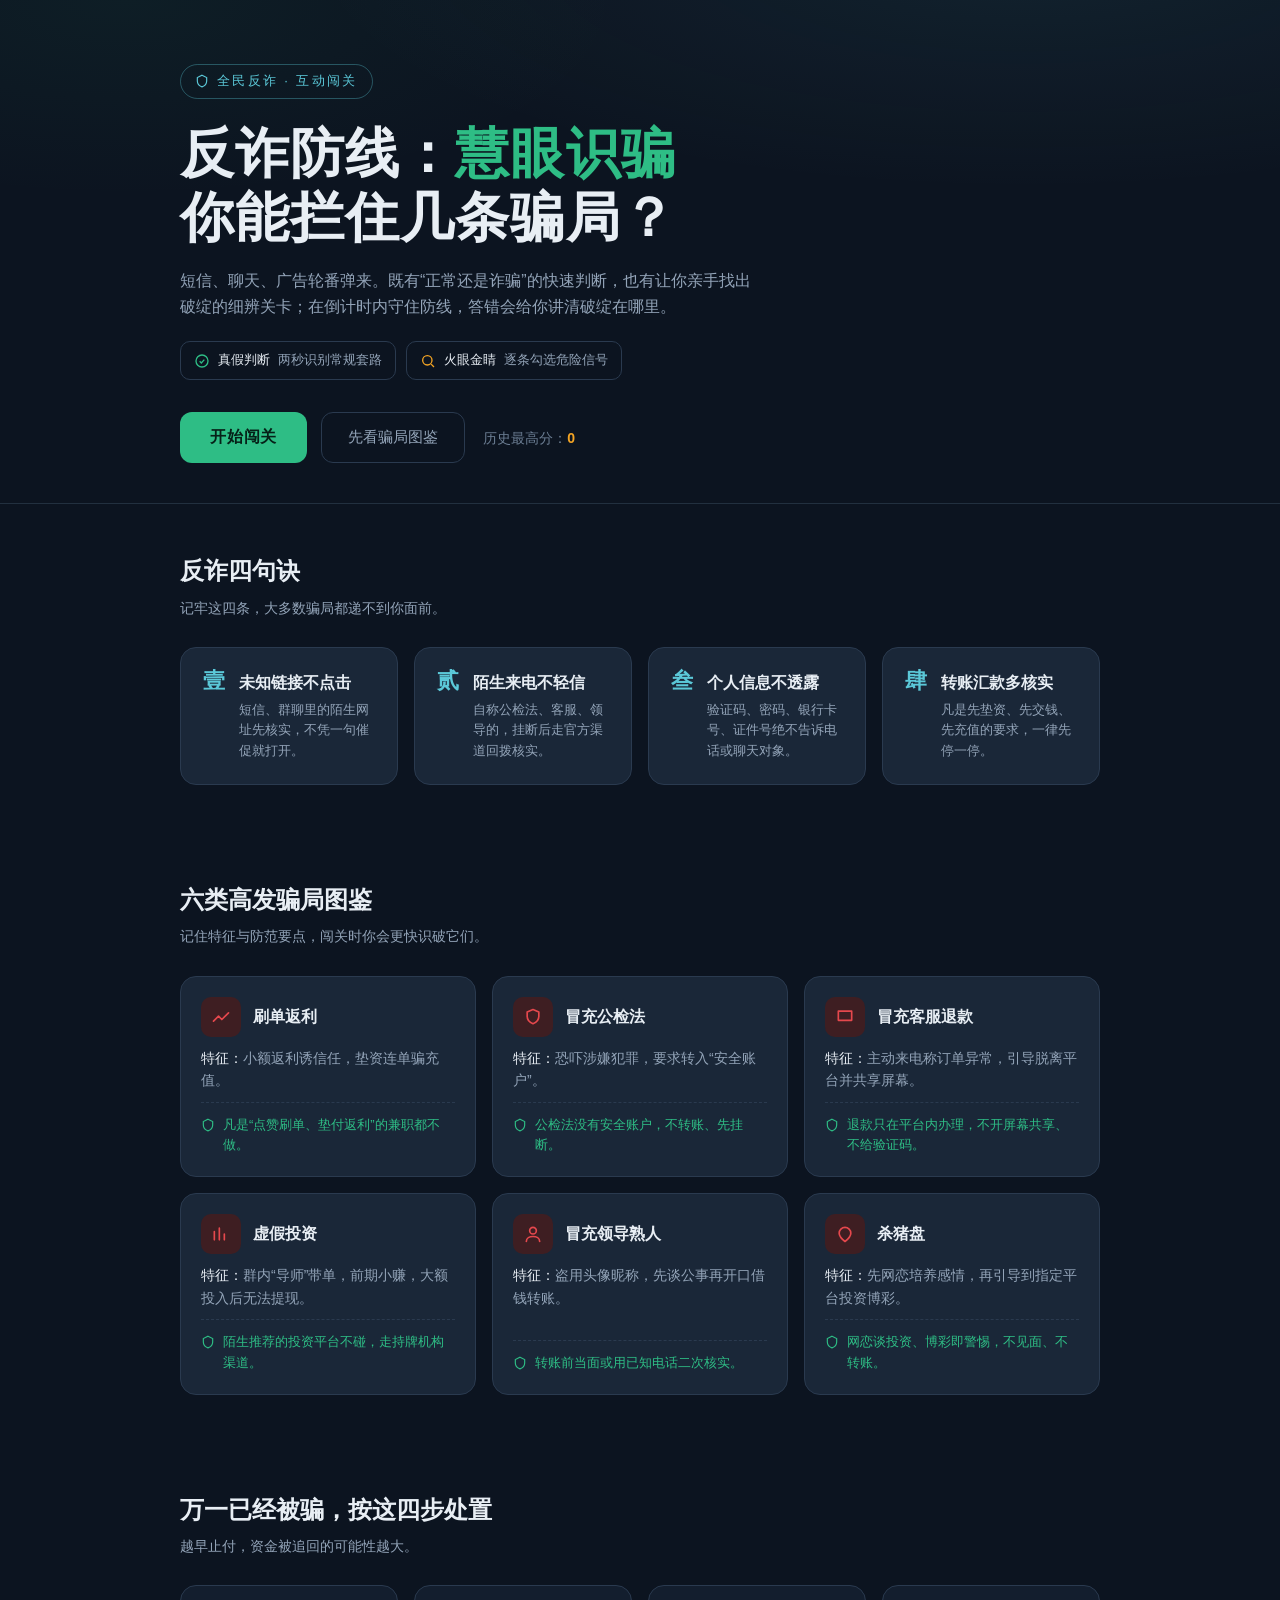
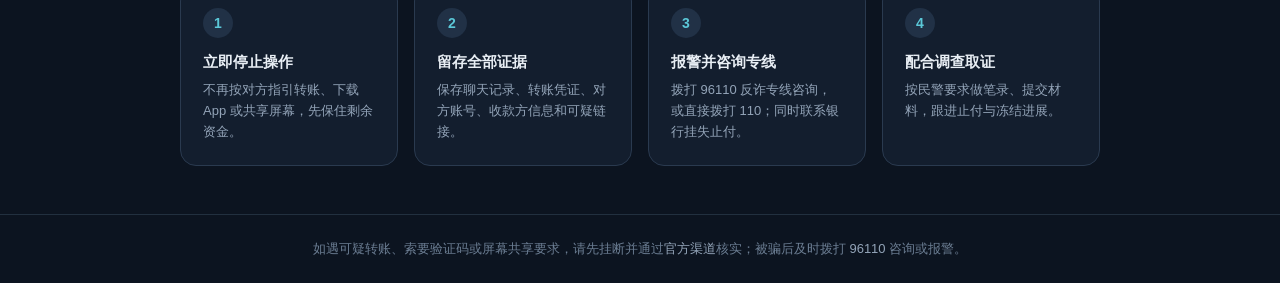
<file: 1/index.html>
<!DOCTYPE html>
<html lang="zh-CN">
<head>
<meta charset="UTF-8">
<meta name="viewport" content="width=device-width, initial-scale=1.0">
<title>反诈防线 · 慧眼识骗闯关</title>
<link rel="stylesheet" href="https://miaoda.feishu.cn/fonts/css2?family=Noto+Serif+SC:wght@600;700;900&family=Noto+Sans+SC:wght@300;400;500;700&display=swap">
<style>
  :root{
    --bg:#0C1420;
    --bg-2:#131E2E;
    --card:#1A2738;
    --card-2:#213146;
    --line:#2A3A4F;
    --line-soft:#22303F;
    --text:#E8EEF4;
    --text-2:#93A4B8;
    --text-3:#6B7D92;
    --green:#2EBD85;
    --green-dim:#173B2E;
    --red:#E5484D;
    --red-dim:#3E1E22;
    --amber:#F5A524;
    --cyan:#5BC8D8;
    --radius:16px;
  }
  *{margin:0;padding:0;box-sizing:border-box;}
  html,body{height:100%;}
  body{
    background:var(--bg);
    color:var(--text);
    font-family:"Noto Sans SC",-apple-system,"PingFang SC","Microsoft YaHei",sans-serif;
    line-height:1.6;
    -webkit-font-smoothing:antialiased;
  }
  .wrap{max-width:960px;margin:0 auto;padding:0 20px;}
  button{font-family:inherit;cursor:pointer;border:none;}

  /* ============ 视图切换 ============ */
  .view{display:none;min-height:100vh;}
  .view.active{display:block;}

  /* ============ 首页 Hero ============ */
  .hero{
    padding:64px 0 40px;
    position:relative;
    border-bottom:1px solid var(--line-soft);
    background:
      radial-gradient(1200px 400px at 80% -10%, rgba(91,200,216,.08), transparent 60%),
      radial-gradient(900px 360px at 10% 0%, rgba(46,189,133,.06), transparent 55%);
  }
  .hero .eyebrow{
    display:inline-flex;align-items:center;gap:8px;
    font-size:13px;letter-spacing:.18em;color:var(--cyan);
    border:1px solid rgba(91,200,216,.35);border-radius:999px;
    padding:6px 14px;margin-bottom:24px;
  }
  .hero h1{
    font-family:"Noto Serif SC",serif;font-weight:900;
    font-size:clamp(34px,6vw,54px);line-height:1.18;letter-spacing:.02em;
  }
  .hero h1 .accent{color:var(--green);}
  .hero p.lead{
    margin-top:18px;max-width:580px;color:var(--text-2);
    font-size:16px;font-weight:300;
  }
  .hero-actions{margin-top:32px;display:flex;flex-wrap:wrap;gap:14px;align-items:center;}
  .btn-primary{
    background:var(--green);color:#062118;font-weight:700;font-size:16px;
    padding:15px 30px;border-radius:12px;letter-spacing:.05em;
    transition:transform .15s ease, box-shadow .15s ease;
  }
  .btn-primary:hover{transform:translateY(-2px);box-shadow:0 10px 24px rgba(46,189,133,.28);}
  .btn-ghost{
    background:transparent;color:var(--text-2);border:1px solid var(--line);
    padding:15px 26px;border-radius:12px;font-size:15px;
  }
  .btn-ghost:hover{color:var(--text);border-color:var(--text-3);}
  .best-line{margin-left:4px;color:var(--text-3);font-size:14px;}
  .best-line strong{color:var(--amber);font-weight:700;}

  .mode-tags{display:flex;flex-wrap:wrap;gap:10px;margin-top:22px;}
  .mode-tag{
    font-size:13px;color:var(--text-2);border:1px solid var(--line);
    border-radius:10px;padding:8px 13px;display:flex;gap:8px;align-items:center;
  }
  .mode-tag svg{flex:none;}
  .mode-tag b{color:var(--text);font-weight:500;}

  /* ============ 口诀区 ============ */
  .section{padding:48px 0;}
  .section h2{font-family:"Noto Serif SC",serif;font-size:24px;font-weight:700;margin-bottom:6px;}
  .section .sub{color:var(--text-2);font-size:14px;margin-bottom:28px;}
  .maxims-grid{display:grid;grid-template-columns:repeat(auto-fill,minmax(210px,1fr));gap:16px;}
  .maxim{
    background:var(--card);border:1px solid var(--line);border-radius:var(--radius);
    padding:22px;display:flex;gap:14px;align-items:flex-start;
  }
  .maxim .num{
    font-family:"Noto Serif SC",serif;font-size:22px;font-weight:900;color:var(--cyan);
    flex:none;line-height:1;
  }
  .maxim h3{font-size:16px;font-weight:700;margin-bottom:4px;}
  .maxim p{font-size:13px;color:var(--text-2);}

  /* ============ 图鉴区 ============ */
  .codex-grid{display:grid;grid-template-columns:repeat(auto-fill,minmax(270px,1fr));gap:16px;}
  .codex-card{
    background:var(--card);border:1px solid var(--line);border-radius:var(--radius);
    padding:20px;display:flex;flex-direction:column;gap:10px;
  }
  .codex-card .head{display:flex;align-items:center;gap:12px;}
  .codex-card .icon{
    width:40px;height:40px;border-radius:10px;flex:none;
    display:flex;align-items:center;justify-content:center;
    background:var(--red-dim);color:var(--red);
  }
  .codex-card h3{font-size:16px;font-weight:700;}
  .codex-card .feat{font-size:14px;color:var(--text-2);}
  .codex-card .feat b{color:var(--text);font-weight:500;}
  .codex-card .guard{
    margin-top:auto;padding-top:12px;border-top:1px dashed var(--line);
    font-size:13px;color:var(--green);display:flex;gap:8px;align-items:flex-start;
  }
  .codex-card .guard svg{flex:none;margin-top:3px;}

  /* ============ 处置流程 ============ */
  .steps{display:grid;grid-template-columns:repeat(auto-fill,minmax(210px,1fr));gap:16px;counter-reset:step;}
  .step{
    background:var(--bg-2);border:1px solid var(--line);border-radius:var(--radius);
    padding:22px;position:relative;
  }
  .step .step-no{
    width:30px;height:30px;border-radius:50%;background:var(--card-2);color:var(--cyan);
    display:flex;align-items:center;justify-content:center;font-weight:700;font-size:14px;margin-bottom:12px;
  }
  .step h3{font-size:15px;font-weight:700;margin-bottom:6px;}
  .step p{font-size:13px;color:var(--text-2);}

  /* ============ 游戏视图 ============ */
  .game-top{
    position:sticky;top:0;z-index:10;
    background:rgba(12,20,32,.92);backdrop-filter:blur(8px);
    border-bottom:1px solid var(--line-soft);
  }
  .game-top .wrap{display:flex;align-items:center;gap:18px;padding:16px 20px;}
  .brand-mini{font-family:"Noto Serif SC",serif;font-weight:700;font-size:16px;}
  .hud{display:flex;gap:18px;margin-left:auto;align-items:center;flex-wrap:wrap;}
  .hud .stat{font-size:13px;color:var(--text-2);}
  .hud .stat strong{color:var(--text);font-size:16px;font-weight:700;}
  .hud .stat .combo-on{color:var(--amber);}
  .hearts{display:flex;gap:5px;}
  .heart{width:18px;height:18px;}
  .heart.lost{opacity:.22;}

  .timer-track{height:5px;border-radius:999px;background:var(--bg-2);overflow:hidden;margin-bottom:22px;}
  .timer-fill{height:100%;border-radius:999px;background:var(--cyan);width:100%;transition:width .1s linear;}
  .timer-fill.low{background:var(--red);}

  .stage{padding:32px 0 60px;}
  .progress-track{height:6px;border-radius:999px;background:var(--bg-2);overflow:hidden;margin-bottom:24px;}
  .progress-fill{height:100%;background:var(--green);border-radius:999px;width:0;transition:width .3s ease;}

  .msg-card{
    background:var(--card);border:1px solid var(--line);border-radius:20px;
    overflow:hidden;max-width:640px;margin:0 auto;animation:fadeUp .25s ease;
  }
  .msg-meta{display:flex;align-items:center;gap:10px;padding:16px 22px;border-bottom:1px solid var(--line-soft);}
  .channel-tag{font-size:12px;color:var(--cyan);border:1px solid rgba(91,200,216,.3);border-radius:8px;padding:3px 10px;}
  .mode-tag-game{font-size:12px;color:var(--amber);border:1px solid rgba(245,165,36,.35);border-radius:8px;padding:3px 10px;}
  .scene-tag{font-size:13px;color:var(--text-2);}
  .msg-body{padding:26px 22px;}
  .msg-body .bubble{
    background:var(--card-2);border-left:3px solid var(--line);
    border-radius:4px 14px 14px 14px;padding:18px 20px;font-size:16px;color:var(--text);
  }
  .msg-body .bubble .quote{color:var(--text-2);font-size:13px;display:block;margin-bottom:8px;}

  .verdict{display:grid;grid-template-columns:1fr 1fr;gap:14px;margin-top:26px;}
  .verdict button{
    min-height:56px;border-radius:14px;font-size:16px;font-weight:700;
    display:flex;align-items:center;justify-content:center;gap:10px;
    transition:transform .12s ease, background .15s ease;
  }
  .btn-fraud{background:var(--red-dim);color:var(--red);border:1px solid rgba(229,72,77,.4);}
  .btn-fraud:hover{background:#4A2227;transform:translateY(-1px);}
  .btn-safe{background:var(--green-dim);color:var(--green);border:1px solid rgba(46,189,133,.4);}
  .btn-safe:hover{background:#1E4A39;transform:translateY(-1px);}
  .verdict button:disabled{opacity:.5;cursor:not-allowed;transform:none;}

  /* 找破绽选项 */
  .spot-hint{font-size:13px;color:var(--text-2);margin:22px 0 12px;}
  .spot-options{display:grid;gap:10px;}
  .spot-chip{
    text-align:left;background:var(--card-2);border:1px solid var(--line);border-radius:12px;
    padding:14px 16px;font-size:15px;color:var(--text);display:flex;gap:12px;align-items:center;
    transition:border-color .12s ease, background .12s ease;min-height:48px;
  }
  .spot-chip .box{
    width:20px;height:20px;border-radius:6px;border:1.5px solid var(--text-3);flex:none;
    display:flex;align-items:center;justify-content:center;
  }
  .spot-chip.selected{border-color:var(--amber);background:#2A2A20;}
  .spot-chip.selected .box{background:var(--amber);border-color:var(--amber);}
  .spot-chip.selected .box svg{display:block;}
  .spot-chip .box svg{display:none;}
  .spot-chip:disabled{cursor:default;}
  .spot-chip.hit-right{border-color:var(--green);background:var(--green-dim);}
  .spot-chip.hit-wrong{border-color:var(--red);background:var(--red-dim);}
  .spot-submit{margin-top:18px;width:100%;min-height:52px;border-radius:12px;background:var(--cyan);color:#06222A;font-weight:700;font-size:15px;}
  .spot-submit:disabled{opacity:.4;cursor:not-allowed;}

  /* 反馈面板 */
  .feedback{max-width:640px;margin:22px auto 0;border-radius:16px;padding:20px 22px;display:none;border:1px solid;}
  .feedback.show{display:block;animation:fadeUp .25s ease;}
  .feedback.good{background:var(--green-dim);border-color:rgba(46,189,133,.35);}
  .feedback.bad{background:var(--red-dim);border-color:rgba(229,72,77,.35);}
  .feedback .fb-title{font-weight:700;font-size:16px;margin-bottom:8px;display:flex;gap:8px;align-items:center;}
  .feedback.good .fb-title{color:var(--green);}
  .feedback.bad .fb-title{color:var(--red);}
  .feedback .fb-reason{font-size:14px;color:var(--text);margin-bottom:6px;}
  .feedback .fb-tip{font-size:13px;color:var(--text-2);}
  .feedback .fb-tip b{color:var(--amber);font-weight:500;}
  .feedback .next-row{margin-top:16px;display:flex;justify-content:flex-end;}
  .btn-next{background:var(--card-2);color:var(--text);border:1px solid var(--line);padding:11px 22px;border-radius:10px;font-size:14px;font-weight:500;}
  .btn-next:hover{border-color:var(--text-3);}

  @keyframes fadeUp{from{opacity:0;transform:translateY(8px);}to{opacity:1;transform:none;}}

  /* ============ 结算视图 ============ */
  .result{padding:64px 0;}
  .result-panel{max-width:560px;margin:0 auto;background:var(--card);border:1px solid var(--line);border-radius:24px;padding:40px 32px;text-align:center;}
  .rank-badge{width:84px;height:84px;margin:0 auto 20px;border-radius:50%;display:flex;align-items:center;justify-content:center;background:var(--bg-2);border:1px solid var(--line);}
  .result h2{font-family:"Noto Serif SC",serif;font-size:28px;font-weight:900;margin-bottom:8px;}
  .result .rank-desc{color:var(--text-2);font-size:15px;margin-bottom:28px;}
  .score-row{display:flex;justify-content:center;gap:40px;margin-bottom:28px;flex-wrap:wrap;}
  .score-row .num{font-size:30px;font-weight:700;}
  .score-row .num.green{color:var(--green);}
  .score-row .num.amber{color:var(--amber);}
  .score-row .lbl{font-size:13px;color:var(--text-2);}
  .result-actions{display:flex;flex-direction:column;gap:12px;}

  .review{max-width:640px;margin:32px auto 0;text-align:left;}
  .review h3{font-size:16px;font-weight:700;margin-bottom:14px;color:var(--text-2);}
  .review-item{background:var(--bg-2);border:1px solid var(--line);border-radius:14px;padding:18px;margin-bottom:12px;}
  .review-item .ri-title{font-size:14px;color:var(--text);margin-bottom:6px;}
  .review-item .ri-reason{font-size:13px;color:var(--text-2);margin-bottom:4px;}
  .review-item .ri-tip{font-size:13px;color:var(--green);}
  .review-empty{font-size:14px;color:var(--text-3);text-align:center;padding:18px 0;}

  /* 页脚 */
  footer{border-top:1px solid var(--line-soft);padding:24px 0;text-align:center;color:var(--text-3);font-size:13px;}
  footer b{color:var(--text-2);font-weight:500;}

  @media (max-width:560px){
    .verdict{grid-template-columns:1fr;}
    .hud{gap:12px;}
    .game-top .wrap{flex-wrap:wrap;}
    .score-row{gap:24px;}
  }
  @media (prefers-reduced-motion: reduce){
    *{animation:none !important;transition:none !important;}
  }
</style>
</head>
<body>

<!-- ============ 视图：首页 ============ -->
<section class="view active" id="view-home">
  <div class="hero">
    <div class="wrap">
      <span class="eyebrow">
        <svg width="14" height="14" viewBox="0 0 24 24" fill="none" stroke="currentColor" stroke-width="2"><path d="M12 2l8 4v6c0 5-3.5 8.5-8 10-4.5-1.5-8-5-8-10V6z"/></svg>
        全民反诈 · 互动闯关
      </span>
      <h1>反诈防线：<span class="accent">慧眼识骗</span><br>你能拦住几条骗局？</h1>
      <p class="lead">短信、聊天、广告轮番弹来。既有“正常还是诈骗”的快速判断，也有让你亲手找出破绽的细辨关卡；在倒计时内守住防线，答错会给你讲清破绽在哪里。</p>
      <div class="mode-tags">
        <span class="mode-tag"><svg width="16" height="16" viewBox="0 0 24 24" fill="none" stroke="var(--green)" stroke-width="2"><circle cx="12" cy="12" r="9"/><path d="M8.5 12.5l2.5 2.5 4.5-5"/></svg><b>真假判断</b> 两秒识别常规套路</span>
        <span class="mode-tag"><svg width="16" height="16" viewBox="0 0 24 24" fill="none" stroke="var(--amber)" stroke-width="2"><circle cx="11" cy="11" r="7"/><path d="M21 21l-4.3-4.3"/></svg><b>火眼金睛</b> 逐条勾选危险信号</span>
      </div>
      <div class="hero-actions">
        <button class="btn-primary" id="btn-start">开始闯关</button>
        <button class="btn-ghost" id="btn-codex">先看骗局图鉴</button>
        <span class="best-line">历史最高分：<strong id="home-best">0</strong></span>
      </div>
    </div>
  </div>

  <div class="section" id="maxims">
    <div class="wrap">
      <h2>反诈四句诀</h2>
      <p class="sub">记牢这四条，大多数骗局都递不到你面前。</p>
      <div class="maxims-grid">
        <div class="maxim"><span class="num">壹</span><div><h3>未知链接不点击</h3><p>短信、群聊里的陌生网址先核实，不凭一句催促就打开。</p></div></div>
        <div class="maxim"><span class="num">贰</span><div><h3>陌生来电不轻信</h3><p>自称公检法、客服、领导的，挂断后走官方渠道回拨核实。</p></div></div>
        <div class="maxim"><span class="num">叁</span><div><h3>个人信息不透露</h3><p>验证码、密码、银行卡号、证件号绝不告诉电话或聊天对象。</p></div></div>
        <div class="maxim"><span class="num">肆</span><div><h3>转账汇款多核实</h3><p>凡是先垫资、先交钱、先充值的要求，一律先停一停。</p></div></div>
      </div>
    </div>
  </div>

  <div class="section" id="codex">
    <div class="wrap">
      <h2>六类高发骗局图鉴</h2>
      <p class="sub">记住特征与防范要点，闯关时你会更快识破它们。</p>
      <div class="codex-grid" id="codex-grid"></div>
    </div>
  </div>

  <div class="section" id="steps">
    <div class="wrap">
      <h2>万一已经被骗，按这四步处置</h2>
      <p class="sub">越早止付，资金被追回的可能性越大。</p>
      <div class="steps">
        <div class="step"><div class="step-no">1</div><h3>立即停止操作</h3><p>不再按对方指引转账、下载 App 或共享屏幕，先保住剩余资金。</p></div>
        <div class="step"><div class="step-no">2</div><h3>留存全部证据</h3><p>保存聊天记录、转账凭证、对方账号、收款方信息和可疑链接。</p></div>
        <div class="step"><div class="step-no">3</div><h3>报警并咨询专线</h3><p>拨打 96110 反诈专线咨询，或直接拨打 110；同时联系银行挂失止付。</p></div>
        <div class="step"><div class="step-no">4</div><h3>配合调查取证</h3><p>按民警要求做笔录、提交材料，跟进止付与冻结进展。</p></div>
      </div>
    </div>
  </div>

  <footer>
    <div class="wrap">如遇可疑转账、索要验证码或屏幕共享要求，请先挂断并通过<b>官方渠道</b>核实；被骗后及时拨打 <b>96110</b> 咨询或报警。</div>
  </footer>
</section>

<!-- ============ 视图：游戏 ============ -->
<section class="view" id="view-game">
  <div class="game-top">
    <div class="wrap">
      <span class="brand-mini">反诈防线</span>
      <div class="hud">
        <span class="stat">进度 <strong id="hud-progress">1/1</strong></span>
        <span class="stat">得分 <strong id="hud-score">0</strong></span>
        <span class="stat">连击 <strong id="hud-combo" class="combo-on">0</strong></span>
        <span class="stat">防线 <span class="hearts" id="hud-hearts"></span></span>
      </div>
    </div>
  </div>

  <div class="stage">
    <div class="wrap">
      <div class="progress-track"><div class="progress-fill" id="progress-fill"></div></div>
      <div class="timer-track"><div class="timer-fill" id="timer-fill"></div></div>

      <div class="msg-card">
        <div class="msg-meta">
          <span class="channel-tag" id="meta-channel">短信</span>
          <span class="mode-tag-game" id="meta-mode">真假判断</span>
          <span class="scene-tag" id="meta-scene">场景</span>
        </div>
        <div class="msg-body">
          <div class="bubble">
            <span class="quote">收到的消息内容</span>
            <span id="msg-text"></span>
          </div>

          <!-- 真假判断操作区 -->
          <div class="verdict" id="verdict">
            <button class="btn-fraud" id="btn-fraud">
              <svg width="18" height="18" viewBox="0 0 24 24" fill="none" stroke="currentColor" stroke-width="2"><circle cx="12" cy="12" r="9"/><path d="M15 9l-6 6M9 9l6 6"/></svg>
              标记为诈骗
            </button>
            <button class="btn-safe" id="btn-safe">
              <svg width="18" height="18" viewBox="0 0 24 24" fill="none" stroke="currentColor" stroke-width="2"><circle cx="12" cy="12" r="9"/><path d="M8.5 12.5l2.5 2.5 4.5-5"/></svg>
              判定为正常
            </button>
          </div>

          <!-- 找破绽操作区 -->
          <div id="spot-area" style="display:none;">
            <p class="spot-hint">这条消息里藏着哪些危险信号？勾选全部可疑之处后提交。</p>
            <div class="spot-options" id="spot-options"></div>
            <button class="spot-submit" id="btn-spot-submit">提交判断</button>
          </div>
        </div>
      </div>

      <div class="feedback" id="feedback">
        <div class="fb-title" id="fb-title"></div>
        <div class="fb-reason" id="fb-reason"></div>
        <div class="fb-tip" id="fb-tip"></div>
        <div class="next-row"><button class="btn-next" id="btn-next">下一条</button></div>
      </div>
    </div>
  </div>
</section>

<!-- ============ 视图：结算 ============ -->
<section class="view" id="view-result">
  <div class="result">
    <div class="wrap">
      <div class="result-panel">
        <div class="rank-badge" id="rank-badge"></div>
        <h2 id="result-title">闯关完成</h2>
        <p class="rank-desc" id="result-desc"></p>
        <div class="score-row">
          <div><div class="num green" id="result-score">0</div><div class="lbl">本局得分</div></div>
          <div><div class="num" id="result-acc">0%</div><div class="lbl">正确率</div></div>
          <div><div class="num amber" id="result-best">0</div><div class="lbl">历史最高</div></div>
        </div>
        <div class="result-actions">
          <button class="btn-primary" id="btn-retry">再来一局</button>
          <button class="btn-ghost" id="btn-home">返回首页</button>
        </div>
      </div>
      <div class="review" id="review"></div>
    </div>
  </div>
</section>

<script>
/* ==================== 数据：真假判断 ==================== */
var JUDGE = [
  {
    channel:"短信", scene:"银行卡提醒", answer:"fraud",
    text:"【XX银行】您的银行卡账户状态异常，请点击下方链接完成身份核验，逾期账户将被冻结。",
    reason:"官方银行不会通过短信链接要求你填写身份信息、密码或验证码；此类链接多为钓鱼页面。",
    tip:"防范：挂断后通过银行卡背面的官方客服电话或官方手机银行 App 自行核实，不要点短信里的链接。"
  },
  {
    channel:"兼职广告", scene:"刷单日结", answer:"fraud",
    text:"足不出户日赚 300+，点赞关注即可返利，先做小额任务，佣金秒到账。",
    reason:"先给小额返利获取信任，随后以“连单任务”“垫资升级”为由诱导不断充值，是典型刷单返利骗局。",
    tip:"防范：凡是“点赞刷单、垫付返利、轻松日赚”的兼职，一律不做；刷单本身违规。"
  },
  {
    channel:"微信", scene:"自称领导", answer:"fraud",
    text:"我是你领导，明天上午到我办公室一趟。另外有笔款项要先应急，你先转 5000 元，回头走报销。",
    reason:"冒充领导、熟人先谈公事再借钱转账，是常见冒充类骗局；对方往往盗用头像昵称。",
    tip:"防范：涉及转账、借款，务必通过当面或已知的电话渠道二次核实，不要仅凭聊天记录操作。"
  },
  {
    channel:"电话", scene:"自称公安", answer:"fraud",
    text:"我是公安局的，你名下账户涉嫌洗钱，现在需要把资金转入“安全账户”配合调查，不得告诉任何人。",
    reason:"公检法机关不存在所谓“安全账户”，更不会要求转账汇款；要求保密、恐吓施压是核心特征。",
    tip:"防范：遇到此类电话直接挂断，可拨打 96110 咨询核实。"
  },
  {
    channel:"网购", scene:"订单退款", answer:"fraud",
    text:"您的订单异常需要退款，添加客服 QQ，按指引开启屏幕共享，我们协助您完成理赔操作。",
    reason:"主动联系退款、引导脱离平台、要求屏幕共享，会让对方看到你的验证码和支付信息。",
    tip:"防范：退款只在购物 App 订单页内办理；绝不向陌生人开启屏幕共享，不透露验证码。"
  },
  {
    channel:"投资群", scene:"导师带单", answer:"fraud",
    text:"内部消息渠道，导师带单稳赚不赔，先充值小额体验，盈利后可随时提现。",
    reason:"虚假投资平台由后台操控盈亏，前期让你小赚提现，大额投入后即无法取出。",
    tip:"防范：陌生群里的“导师、专家、内部行情”不可信；投资走持牌金融机构官方渠道。"
  },
  {
    channel:"短信", scene:"快递理赔", answer:"fraud",
    text:"您的快递在运输中丢失，可申请理赔。请在链接中填写身份证号、银行卡号和短信验证码完成赔付。",
    reason:"理赔不需要银行卡密码与验证码；索要这些信息是为了盗刷资金，链接多为钓鱼网站。",
    tip:"防范：快递问题通过购物平台或快递公司官方渠道查询，不向第三方提供证件号、卡号和验证码。"
  },
  {
    channel:"社交软件", scene:"网恋交友", answer:"fraud",
    text:"我们以后要好好过日子，我发现一个理财平台收益不错，你也注册一点，咱们一起攒钱买房。",
    reason:"先培养感情再引导到指定平台投资、赌博，是“杀猪盘”；所谓盈利都是后台伪造的。",
    tip:"防范：网恋对象推荐投资、理财、博彩平台，立即停止往来；不见面、不转账。"
  },
  {
    channel:"短信", scene:"中奖通知", answer:"fraud",
    text:"恭喜您被节目组抽中为幸运观众，领取奖金需先缴纳保证金与个人所得税，缴费后即刻开奖兑付。",
    reason:"合法领奖不会要求先交保证金、税费或手续费；先交钱再领奖是典型中奖骗局。",
    tip:"防范：陌生中奖信息一律不回复、不缴费；官方活动不会以“先扣款”作为领奖前提。"
  },
  {
    channel:"电话", scene:"会员扣费", answer:"fraud",
    text:"您开通的视频会员将于明日自动扣费 800 元，如需取消，请按指引提供银行卡信息完成核验。",
    reason:"主动来电称“自动扣费”并索要银行卡信息，是冒充客服诱导转账的常见套路；取消订阅应在官方 App 内操作。",
    tip:"防范：不按来电指引提供卡号、验证码；自行打开对应 App 查看订阅与扣费记录。"
  },
  {
    channel:"校园群", scene:"培训包就业", answer:"fraud",
    text:"零基础包就业，先培训后还款，名额仅剩三个，报名即可领取内部贷款名额。",
    reason:"以“包就业、低门槛”诱导办理培训贷款，课程与承诺往往无法兑现，是套路培训贷。",
    tip:"防范：涉及贷款、分期缴费的培训先向学校老师或家长核实，不当场签协议、不扫收款码。"
  },
  {
    channel:"官方 App", scene:"账单提醒", answer:"safe",
    text:"您本期信用卡账单已出，可登录官方手机银行 App 查看明细与还款日。",
    reason:"在官方 App 内推送的账单提醒，不要求点击外部链接、不索要密码或验证码，属于正常通知。",
    tip:"核实方式：自行打开官方 App 查看，不要通过短信、聊天里的链接进入。"
  },
  {
    channel:"单位通知", scene:"线下办事", answer:"safe",
    text:"请于工作日到行政服务大厅办理相关业务，现场核验身份即可，本次办理不涉及任何转账缴费。",
    reason:"线下办事通知不涉及汇款、不索取验证码，也没有“保密”要求，属于正常工作通知。",
    tip:"如对通知有疑问，可向单位对接人或大厅电话核实后再前往。"
  },
  {
    channel:"电商平台", scene:"物流通知", answer:"safe",
    text:"您的订单已发货，物流进度可在平台订单页面实时查询。",
    reason:"物流状态在平台订单页内可查，未引导跳转外部链接，也未索要个人敏感信息，属于正常消息。",
    tip:"保持在官方平台内查看物流与售后，避免点进来路不明的“快递理赔”短信。"
  },
  {
    channel:"运营商短信", scene:"话费提醒", answer:"safe",
    text:"您本月话费余额不足，如需充值请通过官方营业厅或官方 App 办理。",
    reason:"余额提醒未附带可疑链接，办理渠道指向官方营业厅，属于正常服务通知。",
    tip:"充值前确认发送方为官方号码，不回复短信中的任何验证码。"
  },
  {
    channel:"政务平台", scene:"社保年审", answer:"safe",
    text:"社保中心提醒：您的社保卡待年审，可在官方政务服务平台线上提交材料办理。",
    reason:"政务提醒指向官方平台，不索要密码与验证码，也不要求向个人账户转账，属于正常通知。",
    tip:"办理前通过官方政务网或服务大厅确认入口，不轻信附带链接的“代办年审”消息。"
  }
];

/* ==================== 数据：找破绽 ==================== */
var SPOT = [
  {
    channel:"短信", scene:"仿冒银行",
    text:"【XX银行】账户状态异常，请点击 http://xxx-abc.cn 完成核验，逾期将冻结；回复短信验证码即可解除限制。",
    options:[
      {label:"附带来路不明的外部链接", hit:true},
      {label:"以逾期冻结制造紧迫感", hit:true},
      {label:"要求提供短信验证码", hit:true},
      {label:"提醒关注账户状态", hit:false}
    ],
    reason:"可疑外链、限时施压、索要验证码，三处都是钓鱼短信的典型破绽；正规核验不会通过回复验证码办理。",
    tip:"防范：删掉短信，自行打开官方手机银行或拨打卡面客服电话核实账户状态。"
  },
  {
    channel:"聊天群", scene:"刷单任务",
    text:"点赞一单 5 元，先垫 100 元返 120 元；连做三单后解锁大额返利，群里很多人已经晒出收益截图。",
    options:[
      {label:"要求先垫资再返利", hit:true},
      {label:"以“连单升级”诱导追加投入", hit:true},
      {label:"用群内晒收益截图造势", hit:true},
      {label:"按完成任务结算报酬", hit:false}
    ],
    reason:"垫资、连单、群内晒单造势，是刷单骗局逐步套牢受害者的标准节奏；晒图可批量伪造。",
    tip:"防范：任何要求先充值、垫资的兼职都不要做，群里的“盈利截图”不能作为依据。"
  },
  {
    channel:"电话", scene:"冒充执法",
    text:"你名下账户涉嫌洗钱，此事必须保密，不能告诉家人；请把资金转入安全账户接受审查；我可以报工号供你回拨核实。",
    options:[
      {label:"要求对家人保密", hit:true},
      {label:"提及所谓“安全账户”", hit:true},
      {label:"以涉嫌犯罪进行恐吓", hit:true},
      {label:"自称可以提供工号", hit:false}
    ],
    reason:"保密要求、安全账户、涉案恐吓是冒充公检法的核心破绽；工号也可随意编造，不能作为信任依据。",
    tip:"防范：此类电话直接挂断，拨打 96110 或到就近派出所核实，绝不转账。"
  },
  {
    channel:"社交软件", scene:"网恋引导投资",
    text:"我在这个平台看到内幕行情，跟着我投稳赚不赔，先小额试试；我们以后结婚买房，一起把钱攒起来。",
    options:[
      {label:"推荐陌生投资平台", hit:true},
      {label:"承诺“稳赚不赔”", hit:true},
      {label:"以感情和未来规划作筹码", hit:true},
      {label:"谈论共同的生活规划", hit:false}
    ],
    reason:"引导到外部平台、承诺保本高收益、用感情绑定投入，是杀猪盘的典型组合；生活规划本身不是破绽。",
    tip:"防范：网恋对象一谈投资、博彩就停止往来，不下载对方给的平台，不转账。"
  }
];

var CODEX = [
  { title:"刷单返利", icon:"M3 17l6-6 4 4 8-8", feat:"<b>特征：</b>小额返利诱信任，垫资连单骗充值。", guard:"凡是“点赞刷单、垫付返利”的兼职都不做。" },
  { title:"冒充公检法", icon:"M12 3l7 3v5c0 4.5-3 7.5-7 9-4-1.5-7-4.5-7-9V6z", feat:"<b>特征：</b>恐吓涉嫌犯罪，要求转入“安全账户”。", guard:"公检法没有安全账户，不转账、先挂断。" },
  { title:"冒充客服退款", icon:"M4 5h16v11H4z", feat:"<b>特征：</b>主动来电称订单异常，引导脱离平台并共享屏幕。", guard:"退款只在平台内办理，不开屏幕共享、不给验证码。" },
  { title:"虚假投资", icon:"M4 19V9m6 10V5m6 14v-7", feat:"<b>特征：</b>群内“导师”带单，前期小赚，大额投入后无法提现。", guard:"陌生推荐的投资平台不碰，走持牌机构渠道。" },
  { title:"冒充领导熟人", icon:"M12 12a4 4 0 100-8 4 4 0 000 8zM4 21c0-4 4-6 8-6s8 2 8 6", feat:"<b>特征：</b>盗用头像昵称，先谈公事再开口借钱转账。", guard:"转账前当面或用已知电话二次核实。" },
  { title:"杀猪盘", icon:"M12 21s-7-5.5-7-10a7 7 0 0114 0c0 4.5-7 10-7 10z", feat:"<b>特征：</b>先网恋培养感情，再引导到指定平台投资博彩。", guard:"网恋谈投资、博彩即警惕，不见面、不转账。" }
];

/* ==================== 状态 ==================== */
var state = {
  pool:[], idx:0, score:0, hearts:3, correct:0, combo:0,
  answered:false, wrong:[], selected:[], running:false, best:loadBest()
};

function loadBest(){
  try{ return parseInt(localStorage.getItem("antifraud_best") || "0",10) || 0; }
  catch(e){ return 0; }
}
function saveBest(v){
  try{ localStorage.setItem("antifraud_best", String(v)); }catch(e){}
}

/* ==================== 倒计时 ==================== */
var timer = { raf:null, left:0, dur:0, last:0, running:false, onTimeout:null };
function startTimer(dur, onTimeout){
  stopTimer();
  timer.dur = dur; timer.left = dur; timer.last = performance.now();
  timer.onTimeout = onTimeout; timer.running = true;
  timer.raf = requestAnimationFrame(tickTimer);
}
function tickTimer(ts){
  if(!timer.running) return;
  var dt = (ts - timer.last)/1000; timer.last = ts;
  timer.left -= dt;
  if(timer.left <= 0){
    timer.left = 0; updateTimerUI(); stopTimer();
    if(timer.onTimeout) timer.onTimeout();
    return;
  }
  updateTimerUI();
  timer.raf = requestAnimationFrame(tickTimer);
}
function stopTimer(){
  timer.running = false;
  if(timer.raf){ cancelAnimationFrame(timer.raf); timer.raf = null; }
}
function updateTimerUI(){
  var fill = document.getElementById("timer-fill");
  var pct = Math.max(0, timer.left/timer.dur*100);
  fill.style.width = pct + "%";
  fill.classList.toggle("low", timer.left <= 5);
}
document.addEventListener("visibilitychange", function(){
  if(document.hidden){ stopTimer(); }
  else if(state.running && !state.answered){
    startTimer(Math.max(1, timer.left), timer.onTimeout);
  }
});

/* ==================== 视图切换 ==================== */
function showView(id){
  var views = document.querySelectorAll(".view");
  for(var i=0;i<views.length;i++){ views[i].classList.remove("active"); }
  document.getElementById(id).classList.add("active");
  window.scrollTo(0,0);
}

/* ==================== 首页渲染 ==================== */
function renderCodex(){
  var grid = document.getElementById("codex-grid");
  grid.innerHTML = "";
  CODEX.forEach(function(c){
    var card = document.createElement("div");
    card.className = "codex-card";
    card.innerHTML =
      '<div class="head">'+
        '<div class="icon"><svg width="20" height="20" viewBox="0 0 24 24" fill="none" stroke="currentColor" stroke-width="2" stroke-linecap="round" stroke-linejoin="round"><path d="'+c.icon+'"/></svg></div>'+
        '<h3>'+c.title+'</h3>'+
      '</div>'+
      '<div class="feat">'+c.feat+'</div>'+
      '<div class="guard"><svg width="14" height="14" viewBox="0 0 24 24" fill="none" stroke="currentColor" stroke-width="2"><path d="M12 2l8 4v6c0 5-3.5 8.5-8 10-4.5-1.5-8-5-8-10V6z"/></svg><span>'+c.guard+'</span></div>';
    grid.appendChild(card);
  });
  document.getElementById("home-best").textContent = state.best;
}

/* ==================== 游戏流程 ==================== */
function buildPool(){
  var pool = [];
  JUDGE.forEach(function(q){ pool.push({type:"judge", data:q}); });
  SPOT.forEach(function(q){ pool.push({type:"spot", data:q}); });
  for(var i=pool.length-1;i>0;i--){
    var j = Math.floor(Math.random()*(i+1));
    var t = pool[i]; pool[i]=pool[j]; pool[j]=t;
  }
  return pool;
}

function startGame(){
  state.pool = buildPool();
  state.idx = 0; state.score = 0; state.hearts = 3; state.correct = 0;
  state.combo = 0; state.wrong = []; state.answered = false;
  state.running = true;
  showView("view-game");
  renderQuestion();
}

function currentItem(){ return state.pool[state.idx]; }

function renderQuestion(){
  state.answered = false;
  state.selected = [];
  var item = currentItem();
  var q = item.data;

  document.getElementById("hud-progress").textContent = (state.idx+1)+"/"+state.pool.length;
  document.getElementById("hud-score").textContent = state.score;
  document.getElementById("hud-combo").textContent = state.combo;
  document.getElementById("meta-channel").textContent = q.channel;
  document.getElementById("meta-scene").textContent = q.scene;
  document.getElementById("msg-text").textContent = q.text;
  document.getElementById("progress-fill").style.width = (state.idx/state.pool.length*100)+"%";
  renderHearts();

  var fb = document.getElementById("feedback");
  fb.className = "feedback";
  fb.style.display = "";

  var verdict = document.getElementById("verdict");
  var spotArea = document.getElementById("spot-area");

  if(item.type === "judge"){
    verdict.style.display = "grid";
    spotArea.style.display = "none";
    document.getElementById("meta-mode").textContent = "真假判断";
    var btns = document.querySelectorAll("#verdict button");
    for(var i=0;i<btns.length;i++){ btns[i].disabled = false; }
    startTimer(20, function(){ answerJudge(null); });
  }else{
    verdict.style.display = "none";
    spotArea.style.display = "block";
    document.getElementById("meta-mode").textContent = "火眼金睛";
    renderSpotOptions(q);
    startTimer(28, function(){ answerSpot(true); });
  }
}

function renderHearts(){
  var box = document.getElementById("hud-hearts");
  box.innerHTML = "";
  for(var i=0;i<3;i++){
    var lost = i >= state.hearts;
    box.innerHTML += '<svg class="heart'+(lost?" lost":"")+'" viewBox="0 0 24 24" fill="'+(lost?"none":"var(--red)")+'" stroke="var(--red)" stroke-width="2"><path d="M12 21s-7-4.5-7-10a4 4 0 017-2.6A4 4 0 0119 11c0 5.5-7 10-7 10z"/></svg>';
  }
}

/* ---- 真假判断 ---- */
function answerJudge(choice){
  if(state.answered) return;
  state.answered = true;
  stopTimer();
  var q = currentItem().data;
  var right = choice !== null && choice === q.answer;
  lockVerdictButtons();
  settle(right, q, choice === "fraud" ? "判定为诈骗" : (choice === "safe" ? "判定为正常" : "超时未判断"));
}

function lockVerdictButtons(){
  var btns = document.querySelectorAll("#verdict button");
  for(var i=0;i<btns.length;i++){ btns[i].disabled = true; }
}

/* ---- 找破绽 ---- */
function renderSpotOptions(q){
  var box = document.getElementById("spot-options");
  box.innerHTML = "";
  q.options.forEach(function(opt, i){
    var chip = document.createElement("button");
    chip.className = "spot-chip";
    chip.setAttribute("data-i", i);
    chip.innerHTML =
      '<span class="box"><svg width="12" height="12" viewBox="0 0 24 24" fill="none" stroke="#062118" stroke-width="3"><path d="M5 13l4 4L19 7"/></svg></span>'+
      '<span>'+opt.label+'</span>';
    chip.addEventListener("click", function(){
      if(state.answered) return;
      var pos = state.selected.indexOf(i);
      if(pos >= 0){ state.selected.splice(pos,1); chip.classList.remove("selected"); }
      else{ state.selected.push(i); chip.classList.add("selected"); }
    });
    box.appendChild(chip);
  });
  document.getElementById("btn-spot-submit").disabled = false;
}

function answerSpot(timeout){
  if(state.answered) return;
  state.answered = true;
  stopTimer();
  var q = currentItem().data;

  var hitSet = [];
  q.options.forEach(function(opt,i){ if(opt.hit) hitSet.push(i); });
  var right = !timeout &&
    state.selected.length === hitSet.length &&
    hitSet.every(function(i){ return state.selected.indexOf(i) >= 0; });

  // 标记选项正误
  var chips = document.querySelectorAll(".spot-chip");
  chips.forEach(function(chip){
    var i = parseInt(chip.getAttribute("data-i"),10);
    chip.disabled = true;
    if(q.options[i].hit){ chip.classList.add("hit-right"); }
    else if(state.selected.indexOf(i) >= 0){ chip.classList.add("hit-wrong"); }
  });
  document.getElementById("btn-spot-submit").disabled = true;

  settle(right, q, timeout ? "超时未完成勾选" : "破绽识别" + (right ? "准确" : "有遗漏或误选"));
}

/* ---- 结算单题 ---- */
function settle(right, q, actionLabel){
  var fb = document.getElementById("feedback");
  fb.style.display = "";
  var title = document.getElementById("fb-title");
  var reason = document.getElementById("fb-reason");
  var tip = document.getElementById("fb-tip");

  if(right){
    state.correct++;
    state.combo++;
    var bonus = state.combo >= 2 ? 2 : 0;
    state.score += 10 + bonus;
    fb.className = "feedback show good";
    title.innerHTML = '<svg width="18" height="18" viewBox="0 0 24 24" fill="none" stroke="currentColor" stroke-width="2"><circle cx="12" cy="12" r="9"/><path d="M8.5 12.5l2.5 2.5 4.5-5"/></svg> 判断正确，防线守住' + (bonus ? "（连击 +" + bonus + "）" : "");
  }else{
    state.hearts--;
    state.combo = 0;
    state.score = Math.max(0, state.score - 5);
    state.wrong.push({ text:q.text, reason:q.reason, tip:q.tip, action:actionLabel });
    fb.className = "feedback show bad";
    title.innerHTML = '<svg width="18" height="18" viewBox="0 0 24 24" fill="none" stroke="currentColor" stroke-width="2"><circle cx="12" cy="12" r="9"/><path d="M15 9l-6 6M9 9l6 6"/></svg> 判断失误，这条需要警惕';
  }
  reason.textContent = q.reason;
  tip.innerHTML = "<b>防范要点：</b>" + q.tip;
  document.getElementById("hud-score").textContent = state.score;
  document.getElementById("hud-combo").textContent = state.combo;
  renderHearts();

  var nextBtn = document.getElementById("btn-next");
  nextBtn.textContent = (state.hearts <= 0 || state.idx === state.pool.length-1) ? "查看结果" : "下一条";
}

function nextStep(){
  if(state.hearts <= 0){ finishGame(); return; }
  state.idx++;
  if(state.idx >= state.pool.length){ finishGame(); return; }
  renderQuestion();
}

/* ==================== 结算 ==================== */
function finishGame(){
  state.running = false;
  stopTimer();
  var total = state.pool.length;
  var acc = Math.round(state.correct/total*100);
  if(state.score > state.best){ state.best = state.score; saveBest(state.best); }

  var rank, desc;
  if(acc >= 90){ rank="金牌反诈卫士"; desc="火眼金睛，常见骗局几乎都逃不过你的判断。"; }
  else if(acc >= 70){ rank="反诈骨干"; desc="识别能力不错，个别伪装较深的套路还可以再留意。"; }
  else if(acc >= 50){ rank="反诈新兵"; desc="已经掌握基础判断，建议回到图鉴巩固一下高发骗局特征。"; }
  else { rank="重点学习对象"; desc="容易被话术带偏，请认真阅读图鉴要点，遇事先核实再操作。"; }

  document.getElementById("result-title").textContent = rank;
  document.getElementById("result-desc").textContent = desc;
  document.getElementById("result-score").textContent = state.score;
  document.getElementById("result-acc").textContent = acc+"%";
  document.getElementById("result-best").textContent = state.best;
  document.getElementById("rank-badge").innerHTML =
    '<svg width="40" height="40" viewBox="0 0 24 24" fill="none" stroke="var(--cyan)" stroke-width="1.6"><path d="M12 2l8 4v6c0 5-3.5 8.5-8 10-4.5-1.5-8-5-8-10V6z"/><path d="M9 12l2 2 4-4" stroke="var(--green)"/></svg>';

  renderReview();
  showView("view-result");
}

function renderReview(){
  var box = document.getElementById("review");
  if(state.wrong.length === 0){
    box.innerHTML = '<h3>错题回顾</h3><div class="review-empty">本局全部判断正确，没有需要回看的题目。</div>';
    return;
  }
  var html = '<h3>错题回顾（' + state.wrong.length + ' 条）</h3>';
  state.wrong.forEach(function(w){
    html +=
      '<div class="review-item">'+
        '<div class="ri-title">'+w.text+'</div>'+
        '<div class="ri-reason">你的操作：'+w.action+'。'+w.reason+'</div>'+
        '<div class="ri-tip">'+w.tip+'</div>'+
      '</div>';
  });
  box.innerHTML = html;
}

/* ==================== 事件绑定 ==================== */
document.getElementById("btn-start").addEventListener("click", startGame);
document.getElementById("btn-retry").addEventListener("click", startGame);
document.getElementById("btn-home").addEventListener("click", function(){ state.running=false; stopTimer(); renderCodex(); showView("view-home"); });
document.getElementById("btn-codex").addEventListener("click", function(){
  var codex = document.getElementById("codex");
  var top = codex.getBoundingClientRect().top + window.pageYOffset - 12;
  window.scrollTo({top:top, behavior:"smooth"});
});
document.getElementById("btn-fraud").addEventListener("click", function(){ answerJudge("fraud"); });
document.getElementById("btn-safe").addEventListener("click", function(){ answerJudge("safe"); });
document.getElementById("btn-spot-submit").addEventListener("click", function(){ answerSpot(false); });
document.getElementById("btn-next").addEventListener("click", nextStep);

renderCodex();
</script>
</body>
</html>
</file>
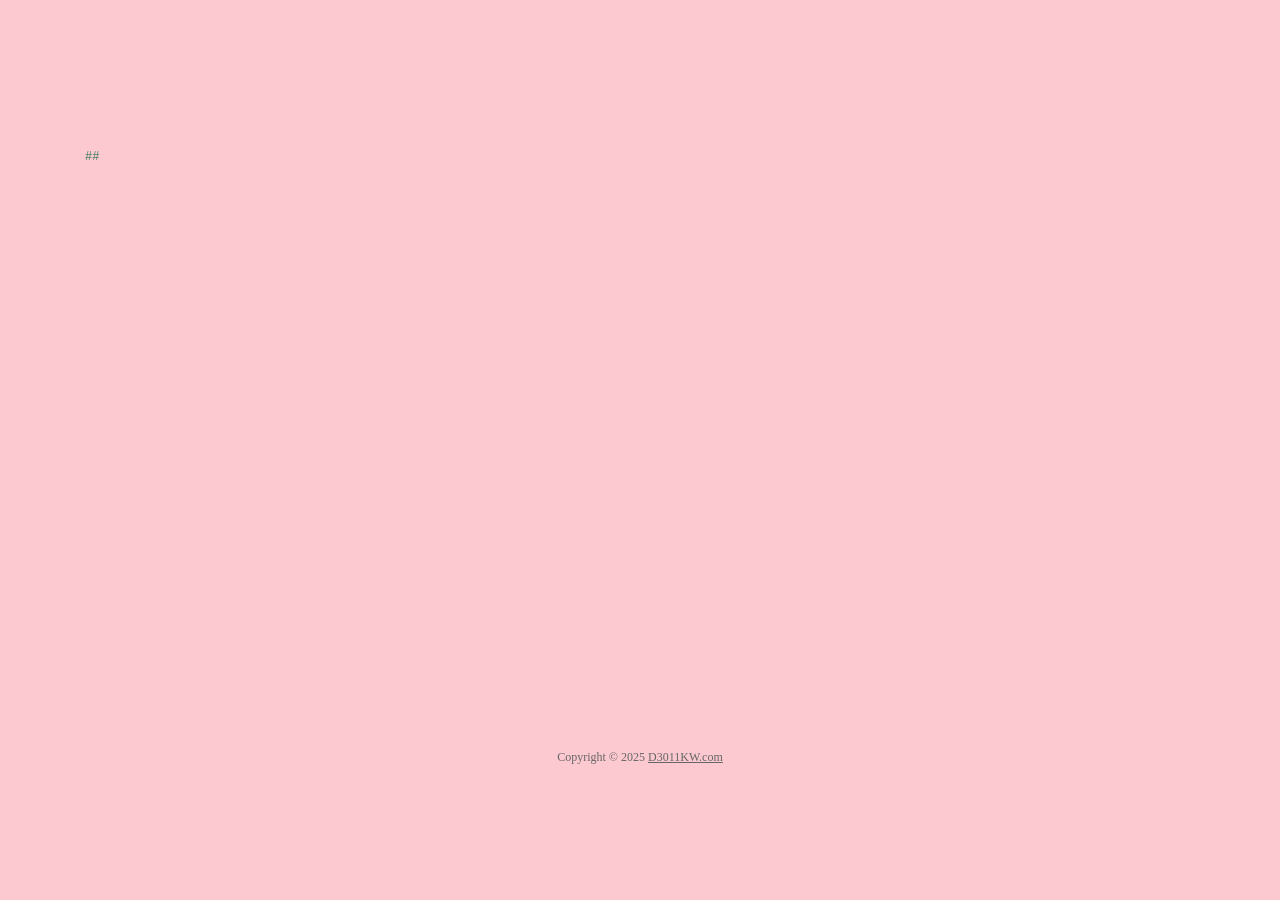
<file: DL/index.html>
<!DOCTYPE HTML>
<html>

<head>
	<meta name="title" content="小代同学">
	<link rel="icon" type="image/x-icon" href="https://avatars.githubusercontent.com/u/218938280?s=400&u=dcc593659bb2ac84c103b87704e161f062a1b630&v=4">
	<meta http-equiv="content-type" content="text/html; charset=UTF-8">
	<meta name="viewport" content="width=device-width, initial-scale=1, maximum-scale=1, user-scalable=no">
	<style type="text/css">
		@font-face {
			font-family: digit;
			src: url('digital.ttf') format("truetype");
		}
	</style>
	<link href="css/default.css" type="text/css" rel="stylesheet">
	<script type="text/javascript" src="js/jquery.js"></script>
	<script type="text/javascript" src="js/garden.js"></script>
	<script type="text/javascript" src="js/functions.js"></script>
</head>

<body>
	<div id="mainDiv">
		<div id="content">
			<div id="code">
				<span class="comments">##</span><br />
				<span class="comments"># I am a student majoring in computer science,</span><br />
				<span class="comments"># so I write code to celebrate Valentine's Day in coder's way.</span><br />
				<span class="comments">##</span><br />
				i = Boy(<span class="string">"小代同学"</span>);<br />
				u = Girl(<span class="string">"小刘同学"</span>);<br />
				<span class="comments"># 10 23, 2025, I meet you because of video production 2025. </span><br />
				i.meet(u)<br />
				<span class="comments"># Since then, we spent harmony happiness life every day.</span><br />
				happy(u, i)<br />
				<span class="comments"># We enjoy studying together.</span><br />
				study(u, i)<br />
				<span class="comments"># We enjoy cuisine together.</span><br />
				dine(u, i)<br />
				<span class="comments"># We enjoy appointment together.</span><br />
				appoint(u, i)<br />
				<span class="comments"># We enjoy vacation together.</span><br />
				vacation(u, i)<br />
				<span class="comments"># Sometimes there are a few conflicts between us.</span><br />
				conflict(u, i, sometimes=<span class="keyword">True</span>)<br />
				<span class="comments"># But we are getting more and more in harmony together.</span><br />
				u.in_harmony_with(i) <br />
				i.in_harmony_with(u) <br />
				<span class="comments"># You are the greatest love of my life.</span><br />
				while <span class="keyword">True</span>:<br />
				<span class="placeholder"></span><span class="keyword">if</span> u.with(i):<br />
				<span class="placeholder"></span><span class="placeholder"></span>u = everything<br />
				<span class="placeholder"></span><span class="keyword">else</span>:<br />
				<span class="placeholder"></span><span class="placeholder"></span>everything = u<br />
				<!--<span class="comments"># Waiting me marries you, we will be the happiest couple in the
					world.</span><br />
				i.marry(u, in_the_future=<span class="keyword">True</span>)<br />
				i.live_happily_forever_with(u)<br />-->
				<span class="comments"># I love you forever.</span><br />
			</div>
			<div id="loveHeart">
				<canvas id="garden"></canvas>
				<div id="words">
					<div id="messages">
						Liu, I have fallen in love with you for
						<div id="elapseClock"></div>
					</div>
					<div id="loveu">
						Love u forever and ever.<br />
						<div class="signature"></div>
					</div>
				</div>
			</div>
		</div>
		<div id="copyright">
			Copyright © 2025 <a href='http://d3011kw.github.io'>D3011KW.com</a> 
		</div>
	</div>
	<script type="text/javascript">
		var offsetX = $("#loveHeart").width() / 2;
		var offsetY = $("#loveHeart").height() / 2 - 55;
		var together = new Date();
		// 此处月份介于 0 ~ 11 之间。用本地时间表示，如 8 月要用 7 表示。
		together.setFullYear(2025, 9, 23);
		together.setHours(15);
		together.setMinutes(0);
		together.setSeconds(0);
		together.setMilliseconds(0);

		if (!document.createElement('canvas').getContext) {
			var msg = document.createElement("div");
			msg.id = "errorMsg";
			msg.innerHTML = "Your browser doesn't support HTML5!<br/>Recommend use Chrome 14+/IE 9+/Firefox 7+/Safari 4+";
			document.body.appendChild(msg);
			$("#code").css("display", "none")
			$("#copyright").css("position", "absolute");
			$("#copyright").css("bottom", "10px");
			document.execCommand("stop");
		} else {
			setTimeout(function () {
				startHeartAnimation();
			}, 5000);

			timeElapse(together);
			setInterval(function () {
				timeElapse(together);
			}, 500);

			adjustCodePosition();
			$("#code").typewriter();
		}
	</script>
</body>

</html>
</file>
<file: DL/css/default.css>
body {
    margin: 0;
    padding: 0;
    background: #fdc9d1;
    font-size: 12px;
    overflow: auto
}

#mainDiv {
    width: 100%;
    height: 100%
}

#loveHeart {
    float: left;
    width: 670px;
    height: 620px;
    position: relative;
}

#garden {
    width: 100%;
    height: 100%
}

#elapseClock {
    text-align: right;
    font-size: 18px;
    margin-top: 10px;
    margin-bottom: 10px
}

#words {
    font-family: "sans-serif";
    width: 500px;
    font-size: 24px;
    color: #666
}

#messages {
    display: none
}

#elapseClock .digit {
    font-family: "digit";
    font-size: 36px
}

#loveu {
    padding: 5px;
    font-size: 22px;
    margin-top: 80px;
    margin-right: 120px;
    text-align: right;
    display: none
}

#loveu .signature {
    margin-top: 10px;
    font-size: 20px;
}

#clickSound {
    display: none
}

#code {
    float: left;
    width: 440px;
    margin-top: 60px !important;
    height: 400px;
    color: #333;
    font-family: "Consolas", "Monaco", "Bitstream Vera Sans Mono", "Courier New", "sans-serif";
    font-size: 12px
}

#code .string {
    color: #2a36ff
}

#code .keyword {
    color: #7f0055;
    font-weight: bold
}

#code .placeholder {
    margin-left: 15px
}

#code .space {
    margin-left: 7px
}

#code .comments {
    color: #3f7f5f
}

#copyright {
    margin-top: 40px;
    text-align: center;
    width: 100%;
    color: #666
}

#errorMsg {
    width: 100%;
    text-align: center;
    font-size: 24px;
    position: absolute;
    top: 100px;
    left: 0
}

#copyright a {
    color: #666
}
</file>
